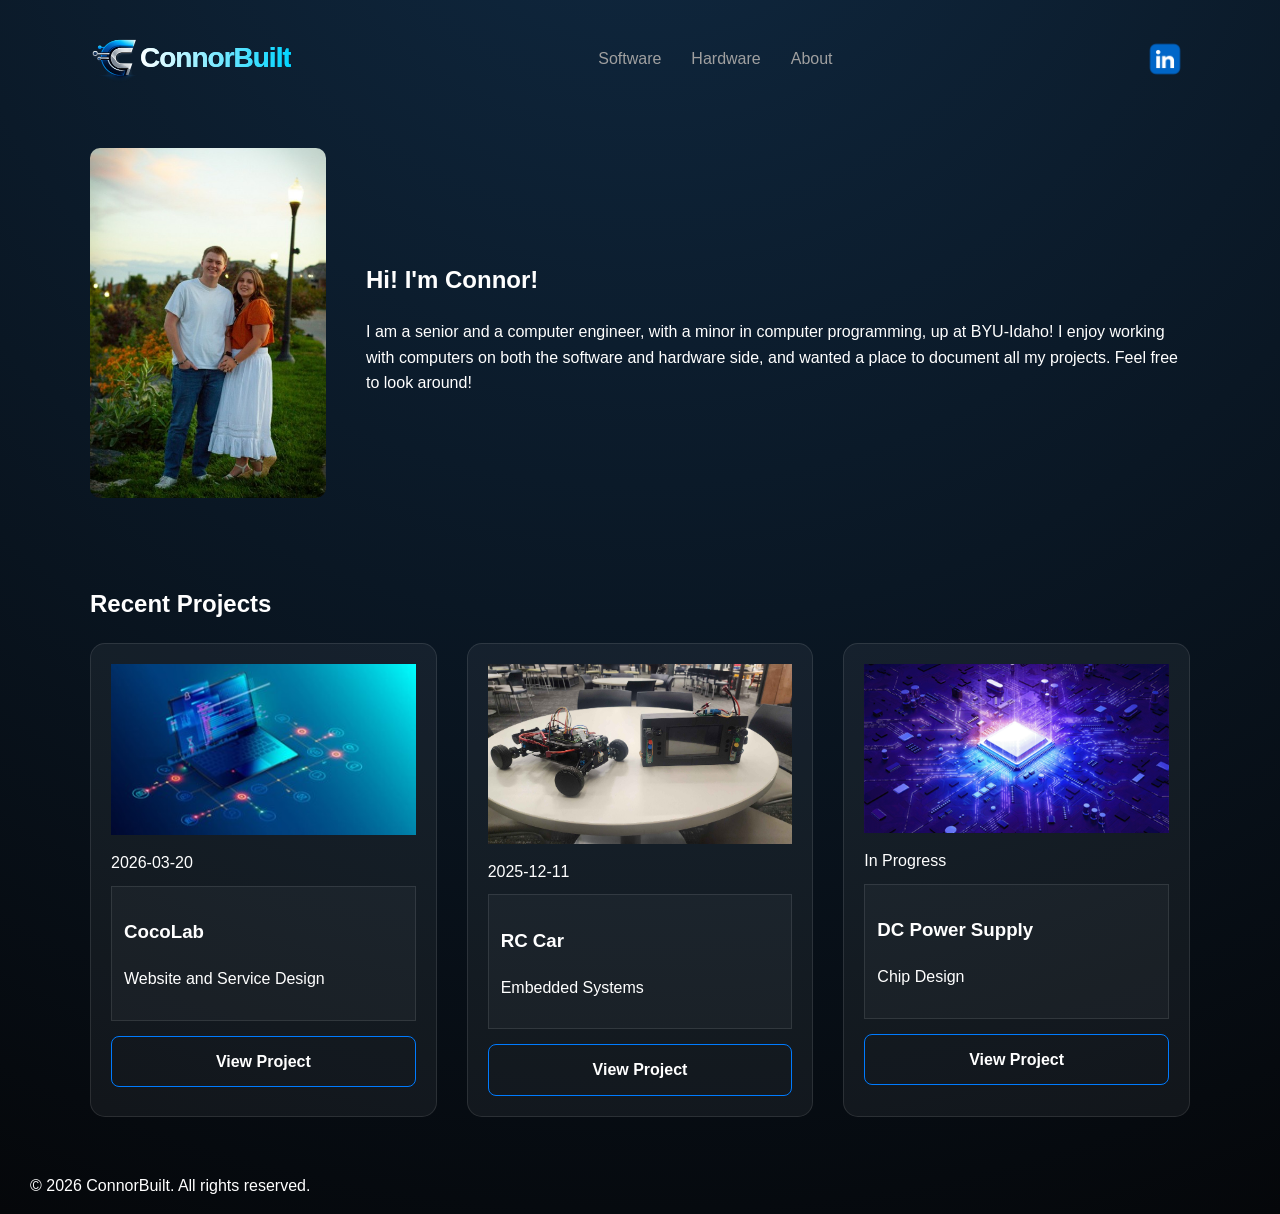
<file: index.html>
<!DOCTYPE html>
<html lang="en">
<head>
    <meta charset="UTF-8">
    <meta name="viewport" content="width=device-width, initial-scale=1.0">
    <title>ConnorBuilt</title>
    <link rel="stylesheet" href="style/style.css">
    <script src="scripts/projectCards.js" defer></script>
</head>
<body>

    <div class="container">

        <header>
            <div class="logo">
                <a href="index.html">
                <img src="images/logo.png">
            <div class="logo">ConnorBuilt</div>
            </a>
            </div>
            <nav>
                <ul>
                    <li><a href="software.html">Software</a></li>
                    <li><a href="hardware.html">Hardware</a></li>
                    <li><a href="#">About</a></li>
                </ul>
            </nav>
            <div class="social-links">
                <a href="https://www.linkedin.com/in/co-ellis/" target="_blank">
                    <img src="images/linkedin.webp"/>
                </a>
            </div>
        </header>

        <main>
            <section class="hero">
                <div class="hero-image">
                    <img src="images/placeholderPortrait.jpg" alt="Portrait/Project Image">
                </div>
                <div class="hero-content">
                    <h1>Hi! I'm Connor!</h1>
                    <div class="bio-text">
                        <p>I am a senior and a computer engineer, with a minor in computer programming, up at BYU-Idaho! I enjoy working with computers on both the software and hardware side, and wanted a place to document all my projects. Feel free to look around!</p>
                    </div>
                </div>
            </section>

            <!-- I decided it looked better without these buttons -->
            <!-- <section class="projects-cta">
                <h2>View all my projects:</h2>
                <div class="filter-options">
                    <a href="hardware.html">
                    <button>Hardware</button>
                    </a>
                    <a href="software.html">
                    <button>Software</button>
                    </a>
                </div>
            </section> -->

            <section class="recent-projects">
                <h2>Recent Projects</h2>
                
                <div class="project-grid">
                </div>
            </section>
        </main>

    </div>

</body>
<footer>
  <p>&copy; <span id="year"></span> ConnorBuilt. All rights reserved.</p>
</footer>
<script>
    const yearSpan = document.getElementById('year');
    yearSpan.textContent = new Date().getFullYear();
</script>
</html>
</file>
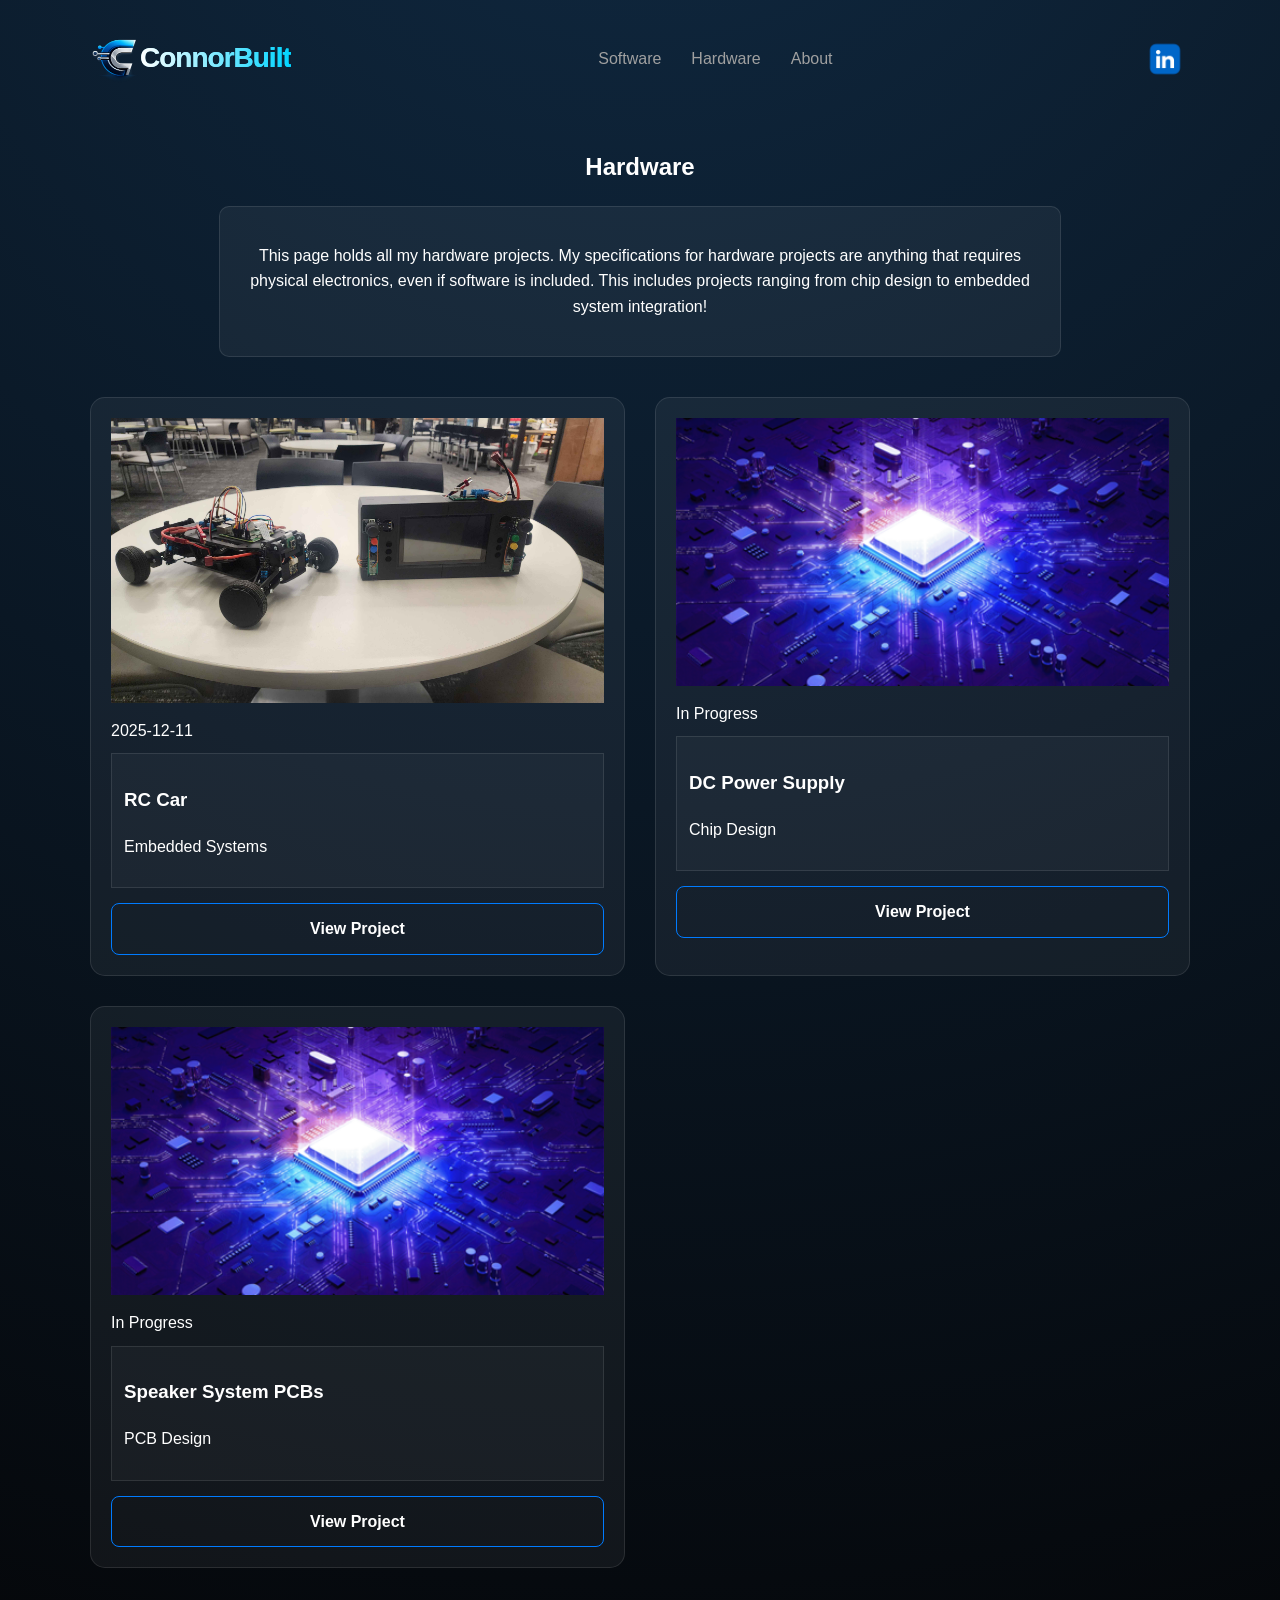
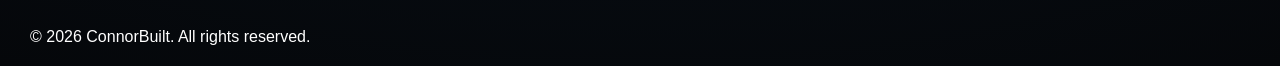
<file: hardware.html>
<!DOCTYPE html>
<html lang="en">
<head>
    <meta charset="UTF-8">
    <meta name="viewport" content="width=device-width, initial-scale=1.0">
    <title>Hardware Projects | ConnorBuilt</title>
    <link rel="stylesheet" href="style/style.css">
    <script src="scripts/projectCards.js" defer></script>
    <script src="scripts/hardwarePage.js" defer></script>
</head>
<body>

    <div class="container">
        <header>
            <div class="logo">
                <a href="index.html">
                <img src="images/logo.png">
            <div class="logo">ConnorBuilt</div>
            </a>
            </div>
            <nav>
                <ul>
                    <li><a href="software.html">Software</a></li>
                    <li><a href="hardware.html" class="active">Hardware</a></li>
                    <li><a href="index.html#about">About</a></li>
                </ul>
            </nav>
            <div class="social-links">
                <a href="https://www.linkedin.com/in/co-ellis/" target="_blank">
                    <img src="images/linkedin.webp" alt="LinkedIn icon"/>
                </a>
            </div>
        </header>

        <main>
            <section class="page-header">
                <h1>Hardware</h1>
                <div class="header-description">
                    <p>This page holds all my hardware projects. My specifications for hardware projects are anything that requires physical electronics, even if software is included. This includes projects ranging from chip design to embedded system integration!</p>
                </div>
            </section>

            <section class="hardware-grid" id="hardwareGrid"></section>
        </main>
    </div>

</body>
<footer>
  <p>&copy; <span id="year"></span> ConnorBuilt. All rights reserved.</p>
</footer>
<script>
    const yearSpan = document.getElementById('year');
    yearSpan.textContent = new Date().getFullYear();
</script>
</html>
</file>
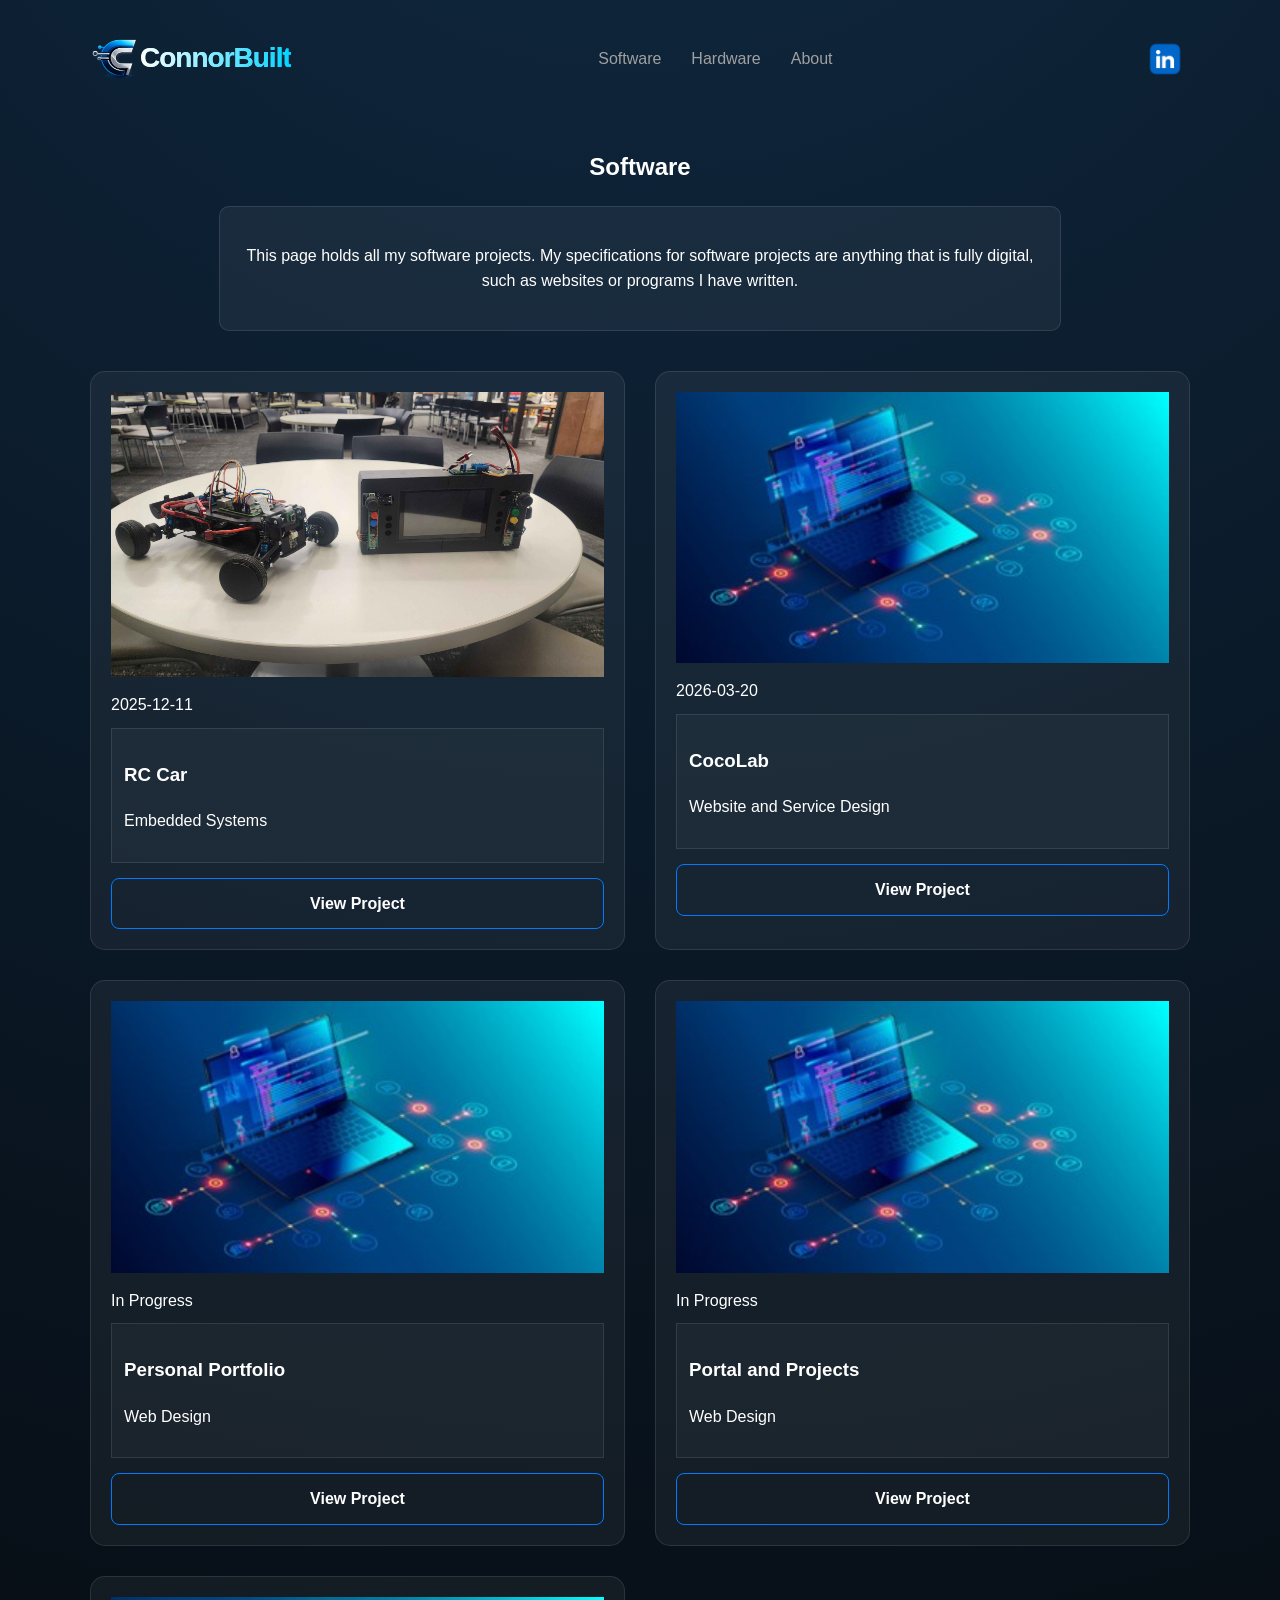
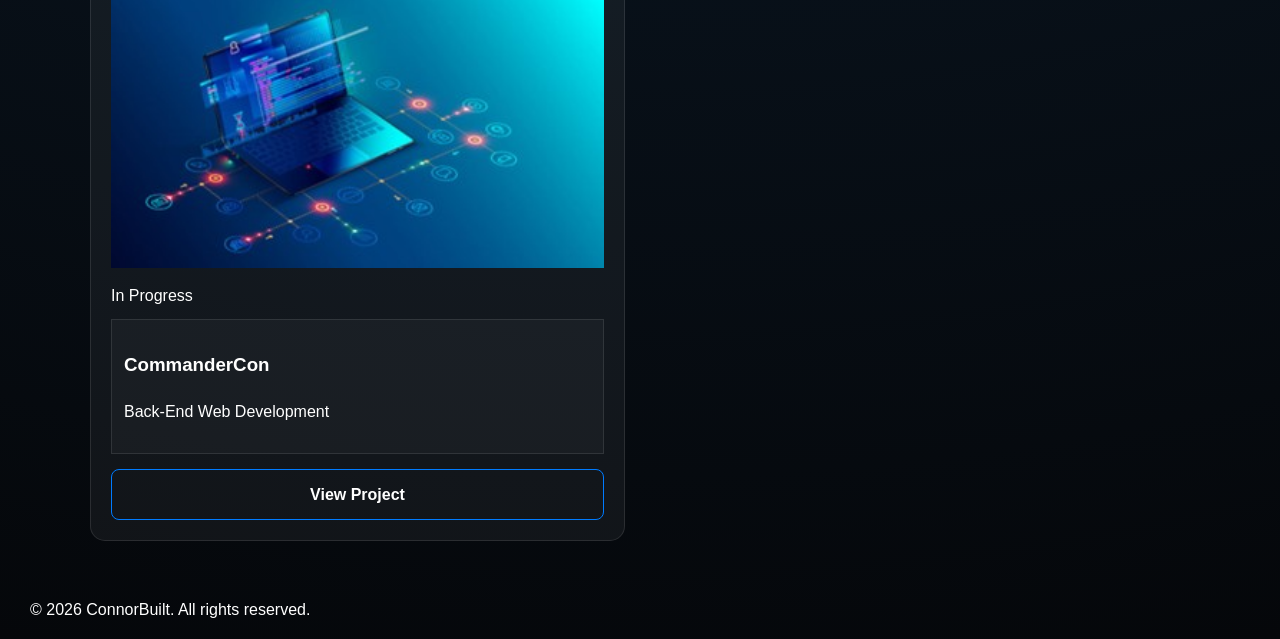
<file: software.html>
<!DOCTYPE html>
<html lang="en">
<head>
    <meta charset="UTF-8">
    <meta name="viewport" content="width=device-width, initial-scale=1.0">
    <title>Software Projects | ConnorBuilt</title>
    <link rel="stylesheet" href="style/style.css">
    <script src="scripts/projectCards.js" defer></script>
    <script src="scripts/softwarePage.js" defer></script>
</head>
<body>

    <div class="container">
        <header>
            <div class="logo">
                <a href="index.html">
                <img src="images/logo.png">
            <div class="logo">ConnorBuilt</div>
            </a>
            </div>
            <nav>
                <ul>
                    <li><a href="software.html" class="active">Software</a></li>
                    <li><a href="hardware.html">Hardware</a></li>
                    <li><a href="index.html#about">About</a></li>
                </ul>
            </nav>
            <div class="social-links">
                <a href="https://www.linkedin.com/in/co-ellis/" target="_blank">
                    <img src="images/linkedin.webp" alt="LinkedIn"/>
                </a>
            </div>
        </header>

        <main>
            <section class="page-header">
                <h1>Software</h1>
                <div class="header-description">
                    <p>This page holds all my software projects. My specifications for software projects are anything that is fully digital, such as websites or programs I have written.</p>
                </div>
            </section>

            <section class="software-grid" id="softwareGrid">
                </section>
        </main>
    </div>

</body>
<footer>
  <p>&copy; <span id="year"></span> ConnorBuilt. All rights reserved.</p>
</footer>
<script>
    const yearSpan = document.getElementById('year');
    yearSpan.textContent = new Date().getFullYear();
</script>
</html>
</file>
<file: style/style.css>
:root {
  --bg-color: #05070a;
  --card-bg: rgba(255, 255, 255, 0.05);
  --accent-blue: #007bff;
  --glow-blue: #00d4ff;
  --text-main: #ffffff;
  --text-dim: #a0a0a0;
  --glass-border: rgba(255, 255, 255, 0.1);
}

body {
  font-family: "Segoe UI", Roboto, Helvetica, Arial, sans-serif;
  margin: 0;
  background-color: var(--bg-color);
  background-image: radial-gradient(
    circle at 50% -20%,
    #102a43 0%,
    #05070a 100%
  );
  color: var(--text-main);
  line-height: 1.6;
}

.container {
  max-width: 1100px;
  margin: 0 auto;
  padding: 40px 20px;
  padding-top: 10px;
}

/* Header/Nav */
header {
  display: flex;
  justify-content: space-between;
  align-items: center;
  padding: 20px 0;
  margin-bottom: 40px;
}

.logo {
  display: flex;
  align-items: center;
  font-size: 28px;
  font-weight: 800;
  background: linear-gradient(to right, #fff, var(--glow-blue));
  -webkit-background-clip: text;
  -webkit-text-fill-color: transparent;
  letter-spacing: -1px;
}

.logo a {
  text-decoration: none;
  display: flex;
}

.logo img {
  height: 50px;
  width: 50px; 
}

nav ul {
  list-style: none;
  display: flex;
  padding-left: 0;
  gap: 30px;
}

nav a {
  color: var(--text-dim);
  text-decoration: none;
  font-size: 16px;
  font-weight: 500;
  transition: 0.3s;
}

nav a:hover {
  color: var(--glow-blue);
  text-shadow: 0 0 10px var(--accent-blue);
}

.linkedin-icon {
  background: linear-gradient(135deg, var(--accent-blue), #004a99);
  padding: 8px 15px;
  border-radius: 6px;
  text-decoration: none;
  color: white;
  font-weight: bold;
  box-shadow: 0 4px 15px rgba(0, 123, 255, 0.3);
  transition: transform 0.2s;
}

.linkedin-icon:hover {
  transform: translateY(-2px);
  box-shadow: 0 6px 20px rgba(0, 123, 255, 0.5);
}

/* Hero */
.hero {
  display: flex;
  align-items: center;
  gap: 40px;
  margin-bottom: 80px;
}

.image-placeholder-large {
  flex: 1.2;
  height: 450px;
  background: var(--card-bg);
  border: 1px solid var(--glass-border);
  border-radius: 20px;
  backdrop-filter: blur(10px);
  box-shadow: 0 20px 40px rgba(0, 0, 0, 0.4);
  overflow: hidden;
}

.hero-text {
  flex: 1;
  display: flex;
  flex-direction: column;
  gap: 15px;
}

.hero-title {
  font-size: 48px;
  font-weight: 700;
  margin: 0;
}

.hero-image img {
  height: 350px;
  border-radius: 10px;
}

.hero-description {
  font-size: 18px;
  color: var(--text-dim);
}

/* CTA for projects */
.all-projects-cta {
  display: flex;
  background: var(--card-bg);
  border: 1px solid var(--glass-border);
  border-radius: 15px;
  padding: 30px;
  align-items: center;
  margin-bottom: 80px;
}

.all-projects-text {
  flex: 2;
  font-size: 24px;
  font-weight: 600;
}

.project-types {
  flex: 1;
  display: flex;
  flex-direction: column;
  gap: 10px;
}

.project-types div {
  background: rgba(255, 255, 255, 0.05);
  padding: 12px;
  border-radius: 8px;
  border: 1px solid var(--glass-border);
  cursor: pointer;
  transition: 0.3s;
}

.project-types div:hover {
  background: var(--accent-blue);
  border-color: var(--glow-blue);
}

/* Recent projects grid */
.section-title {
  font-size: 32px;
  text-align: center;
  margin-bottom: 40px;
}

.project-grid {
  display: grid;
  grid-template-columns: repeat(auto-fit, minmax(300px, 1fr));
  gap: 30px;
}

.project-card {
  background: var(--card-bg);
  border: 1px solid var(--glass-border);
  border-radius: 15px;
  padding: 20px;
  transition: all 0.4s ease;
  position: relative;
  overflow: hidden;
}

.project-card:hover {
  transform: translateY(-10px);
  border-color: var(--glow-blue);
  box-shadow: 0 10px 30px rgba(0, 212, 255, 0.2);
}

.image-placeholder-small {
  width: 100%;
  height: 180px;
  background: #000;
  border-radius: 10px;
  margin-bottom: 20px;
}

.project-date {
  color: var(--glow-blue);
  font-size: 12px;
  font-weight: bold;
  text-transform: uppercase;
  margin-bottom: 5px;
}

.view-project-btn {
  display: block;
  text-align: center;
  padding: 12px;
  margin-top: 15px;
  background: transparent;
  border: 1px solid var(--accent-blue);
  color: #fff;
  text-decoration: none;
  border-radius: 8px;
  transition: 0.3s;
  font-weight: 600;
}

.view-project-btn:hover {
  background: var(--accent-blue);
  box-shadow: 0 0 15px var(--accent-blue);
}

.card-content {
  display: flex;
  flex-direction: column;
  gap: 8px;
  align-items: center;
}

#projectlink a {
  text-decoration: none;
  color:#007bff;
  transition: 0.3s;
}

#projectlink a:hover {
  color: var(--glow-blue);
  text-shadow: 0 0 10px var(--accent-blue);
}

.social-links a{
    display: flex;
    align-items: center;
}

.social-links img{
    max-width: 50px;
    max-height: 50px;
    padding: 0;
}

/* Software Page Layout */
.page-header {
    text-align: center;
    margin-bottom: 40px;
}

.header-description {
    border: 1px solid var(--glass-border);
    padding: 20px;
    background: var(--card-bg);
    border-radius: 10px;
    max-width: 800px;
    margin: 0 auto;
}

.software-grid {
    display: grid;
    grid-template-columns: repeat(2, 1fr);
    gap: 30px;
    margin-top: 40px;
}

.software-card {
    background: var(--card-bg);
    border: 1px solid var(--glass-border);
    border-radius: 15px;
    padding: 20px;
    display: flex;
    flex-direction: column;
    gap: 15px;
}

.description-box {
    border: 1px solid var(--glass-border);
    padding: 10px;
    margin: 10px 0;
    background: rgba(255, 255, 255, 0.02);
}

/* Shared Grid Layout for Hardware and Software Pages */
.hardware-grid {
    display: grid;
    grid-template-columns: repeat(2, 1fr); /* 2x2 Grid from wireframe */
    gap: 30px;
    margin-top: 40px;
}

.hardware-card {
    background: var(--card-bg);
    border: 1px solid var(--glass-border);
    border-radius: 15px;
    padding: 20px;
    display: flex;
    flex-direction: column;
    gap: 15px;
    transition: transform 0.3s ease, border-color 0.3s ease;
}

.hardware-card:hover {
    transform: translateY(-5px);
    border-color: var(--glow-blue);
}

.description-box {
    border: 1px solid var(--glass-border);
    padding: 12px;
    margin: 10px 0;
    background: rgba(255, 255, 255, 0.03);
}

.card-image {
  max-width: 300px;
  max-height: 300px;
}

.card-image img {
  width: 100%;
  height: 100%;
}

.card-image-pages {
  max-width: 500px;
  max-height: 500px;
}

.card-image-pages img {
  width: 100%;
  height: 100%;
}

footer {
  padding-left: 30px;
}

/* Make it responsive for mobile */
@media (max-width: 768px) {
    .software-grid {
        grid-template-columns: 1fr;
    }
}

@media (max-width: 850px) {
    .hardware-grid {
        grid-template-columns: 1fr;
    }
}
</file>
